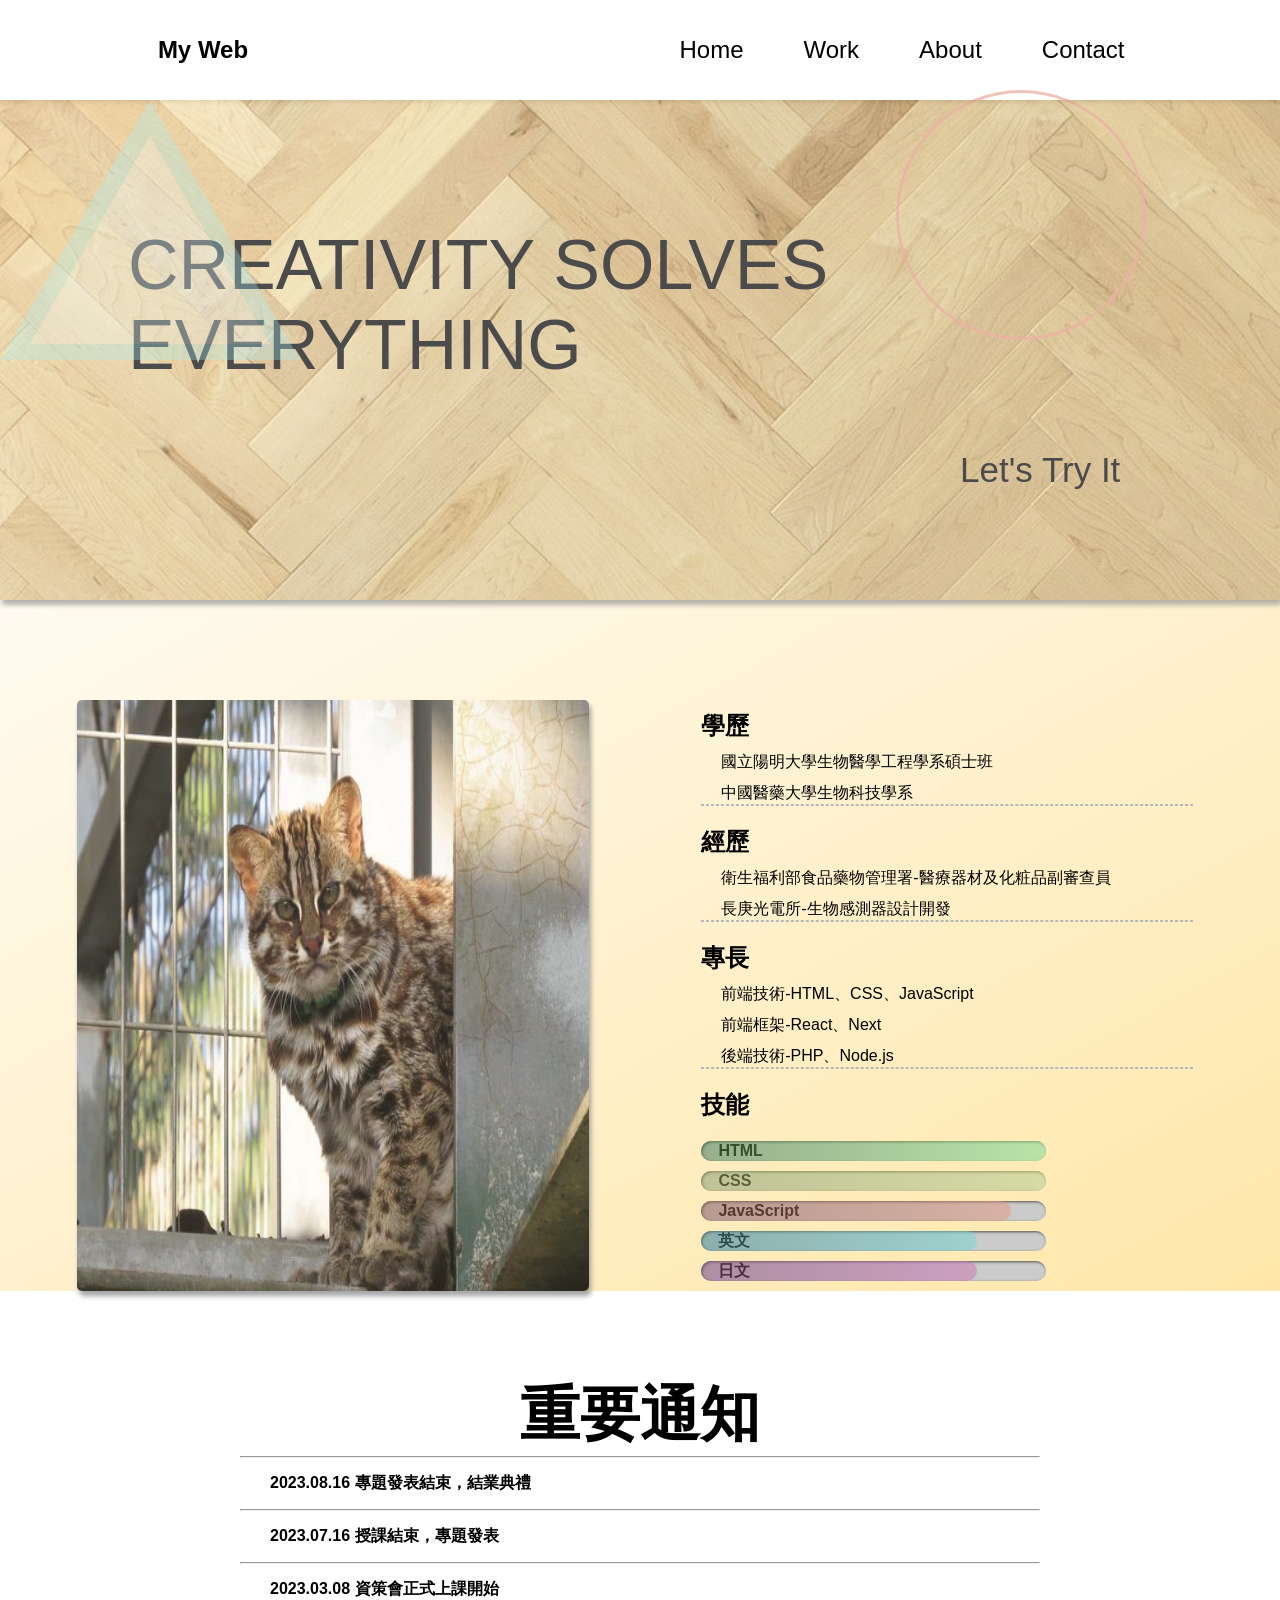
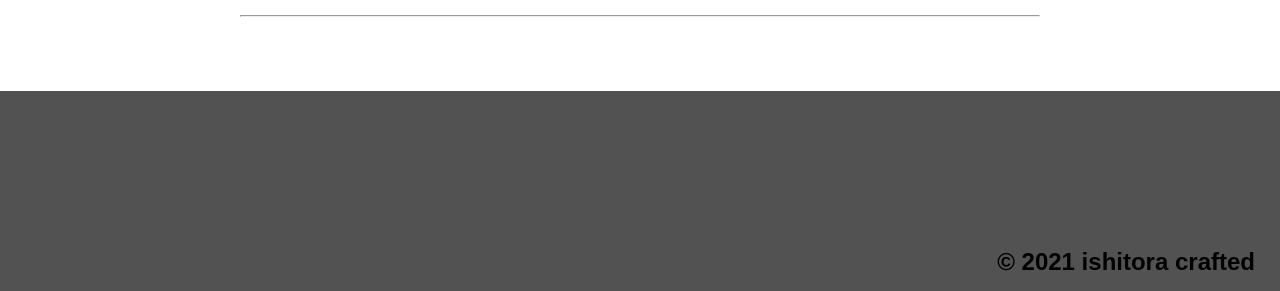
<file: index.html>
<!DOCTYPE html>
<html lang="en">
  <head>
    <meta charset="UTF-8" />
    <meta http-equiv="X-UA-Compatible" content="IE=edge" />
    <meta name="viewport" content="width=device-width, initial-scale=1.0" />
    <title>My CV</title>
    <link rel="stylesheet" href="CSS/style.css" />
  </head>

  <body>
    <header class="banner">
      <nav class="Myweb">
        <h2>My Web</h2>
      </nav>
      <nav class="list-container">
        <ul class="list">
          <li>Home</li>
          <li>Work</li>
          <li>About</li>
          <li>Contact</li>
        </ul>
      </nav>
    </header>
    <article class="container01">
      <div class="word01">
        <p>CREATIVITY SOLVES EVERYTHING</p>
      </div>
      <div class="word02">
        <p>Let's Try It</p>
      </div>
      <div class="circle02"></div>
      <div class="circle01"></div>
      <div class="triangle">
        <div class="triangle01">
          <div class="triangle02"></div>
        </div>
      </div>
    </article>
    <article class="container02">
      <div class="photo-box">
        <img class="photo" src="images/ishitora.jpg" alt="" />
      </div>
      <aside class="about-box">
        <ul class="about1">
          <h2>學歷</h2>
          <li>國立陽明大學生物醫學工程學系碩士班</li>
          <li>中國醫藥大學生物科技學系</li>
          <hr />
        </ul>
        <ul class="about2">
          <h2>經歷</h2>
          <li>衛生福利部食品藥物管理署-醫療器材及化粧品副審查員</li>
          <li>長庚光電所-生物感測器設計開發</li>
          <hr />
        </ul>
        <ul class="about3">
          <h2>專長</h2>
          <li>前端技術-HTML、CSS、JavaScript</li>
          <li>前端框架-React、Next</li>
          <li>後端技術-PHP、Node.js</li>
          <hr />
        </ul>
        <div class="about4">
          <h2>技能</h2>
          <div class="bar1">
            <div class="bar-out1">
              <li>HTML</li>
            </div>
            <div class="bar-in1">
              <li></li>
            </div>
          </div>
          <div class="bar2">
            <div class="bar-out2">
              <li>CSS</li>
            </div>
            <div class="bar-in2">
              <li></li>
            </div>
          </div>
          <div class="bar3">
            <div class="bar-out3">
              <li>JavaScript</li>
            </div>
            <div class="bar-in3">
              <li></li>
            </div>
          </div>
          <div class="bar4">
            <div class="bar-out4">
              <li>英文</li>
            </div>
            <div class="bar-in4">
              <li></li>
            </div>
          </div>
          <div class="bar5">
            <div class="bar-out5">
              <li>日文</li>
            </div>
            <div class="bar-in5">
              <li></li>
            </div>
          </div>
        </div>
      </aside>
    </article>
    <footer class="footer1">
      <div class="info">
        <h2>重要通知</h2>
      </div>
      <div class="news">
        <ul>
          <hr />
          <li>2023.08.16 專題發表結束，結業典禮</li>
          <hr />
          <li>2023.07.16 授課結束，專題發表</li>
          <hr />
          <li>2023.03.08 資策會正式上課開始</li>
          <hr />
        </ul>
      </div>
    </footer>
    <footer class="footer2">
      <div class="warrant">
        <h2>© 2021 ishitora crafted</h2>
      </div>
    </footer>
  </body>
</html>
</file>
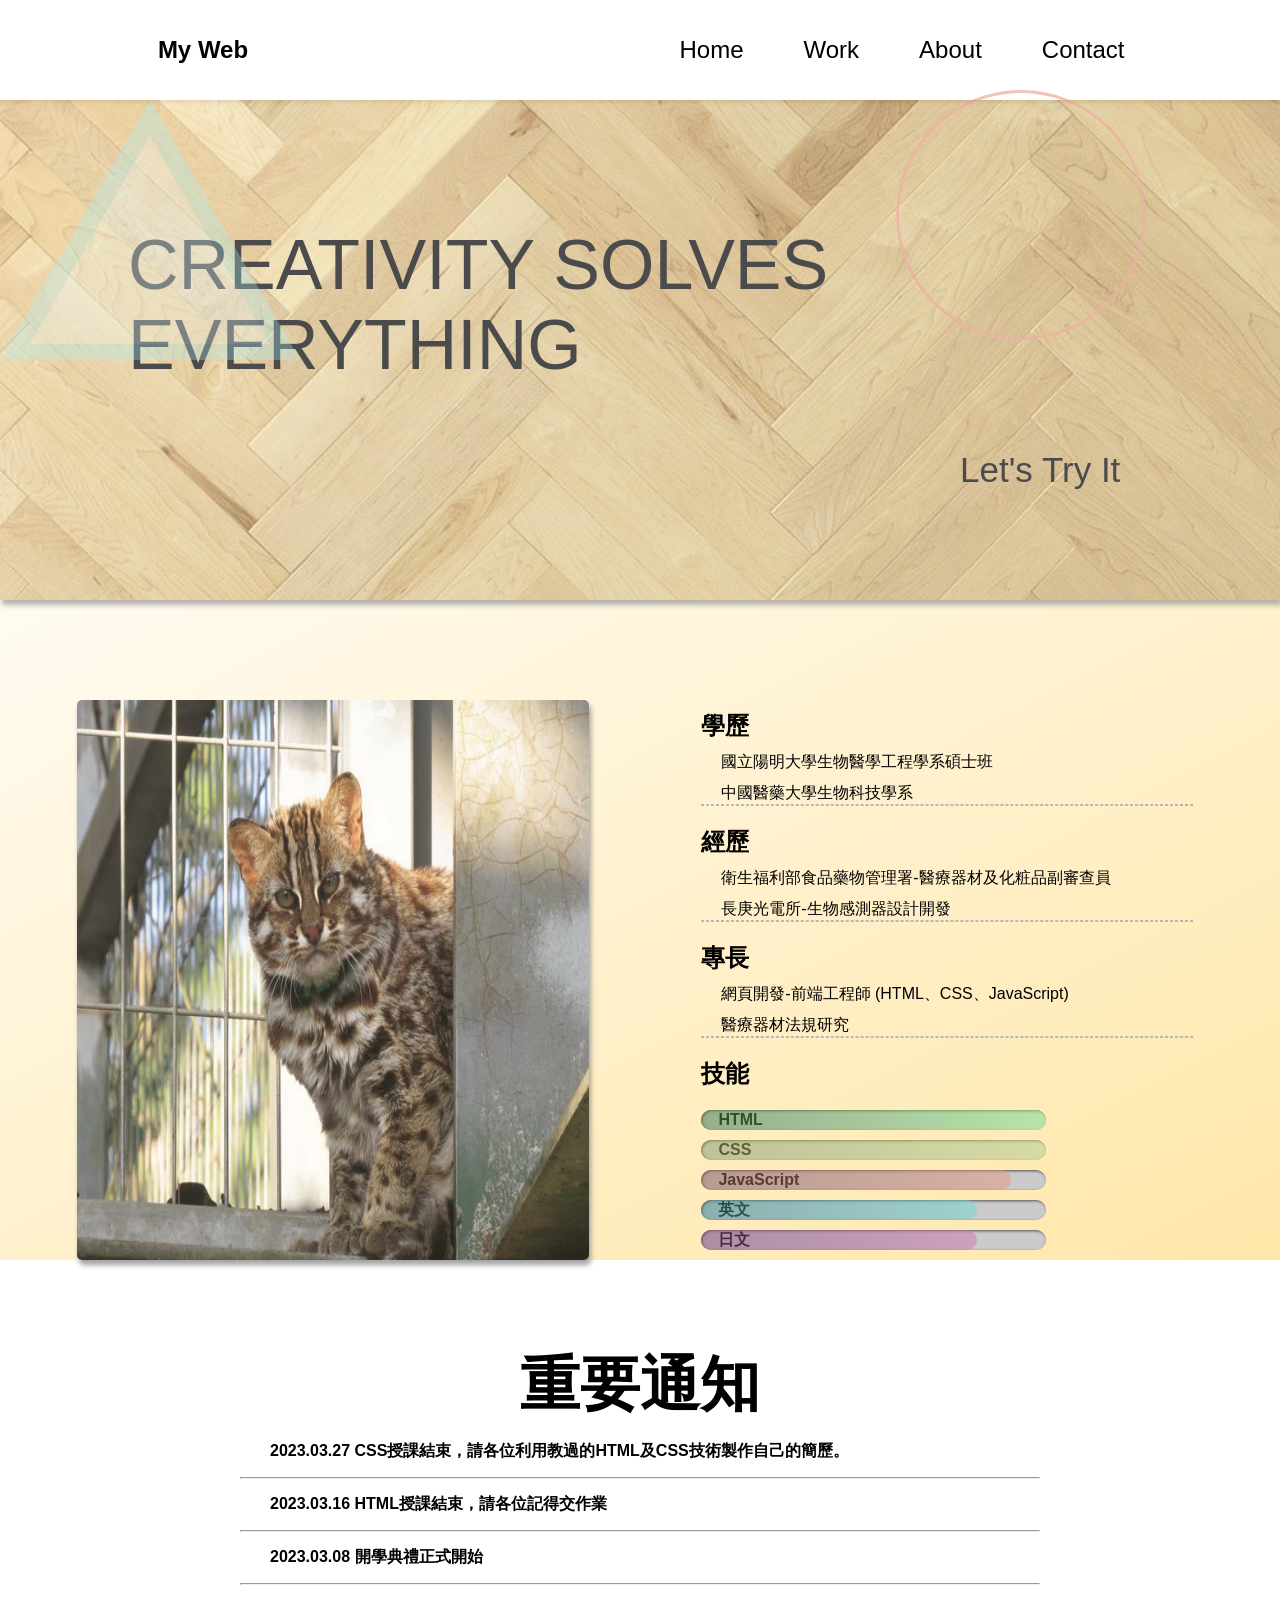
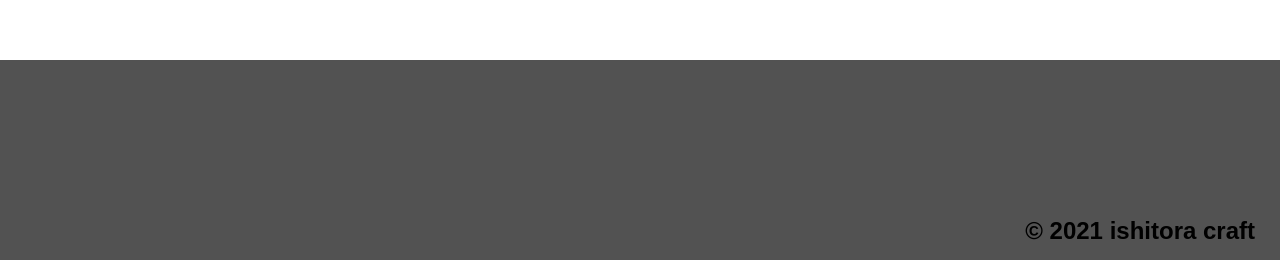
<file: CV.html>
<!DOCTYPE html>
<html lang="en">

<head>
    <meta charset="UTF-8">
    <meta http-equiv="X-UA-Compatible" content="IE=edge">
    <meta name="viewport" content="width=device-width, initial-scale=1.0">
    <title>My CV</title>
    <link rel="stylesheet" href="CSS/style.css">
</head>

<body>
    <header class="banner">
        <nav class="Myweb">
            <h2>My Web</h2>
        </nav>
        <nav class="list-container">
            <ul class="list">
                <li>Home</li>
                <li>Work</li>
                <li>About</li>
                <li>Contact</li>
            </ul>
        </nav>
    </header>
    <article class="container01">
        <div class="word01">
            <p>CREATIVITY SOLVES EVERYTHING</p>
        </div>
        <div class="word02">
            <p>Let's Try It</p>
        </div>
        <div class="circle02"></div>
        <div class="circle01"></div>
        <div class="triangle">
            <div class="triangle01">
                <div class="triangle02"></div>
            </div>
        </div>
    </article>
    <article class="container02">
        <div class="photo-box">
            <img class="photo" src="images/ishitora.jpg" alt="">
        </div>
        <aside class="about-box">
            <ul class="about1">
                <h2>學歷</h2>
                <li>國立陽明大學生物醫學工程學系碩士班</li>
                <li>中國醫藥大學生物科技學系</li>
                <hr>
            </ul>
            <ul class="about2">
                <h2>經歷</h2>
                <li>衛生福利部食品藥物管理署-醫療器材及化粧品副審查員</li>
                <li>長庚光電所-生物感測器設計開發</li>
                <hr>
            </ul>
            <ul class="about3">
                <h2>專長</h2>
                <li>網頁開發-前端工程師 (HTML、CSS、JavaScript)</li>
                <li>醫療器材法規研究</li>
                <hr>
            </ul>
            <div class="about4">
                <h2>技能</h2>
                <div class="bar1">
                    <div class="bar-out1">
                        <li>HTML</li>
                    </div>
                    <div class="bar-in1">
                        <li></li>
                    </div>
                </div>
                <div class="bar2">
                    <div class="bar-out2">
                        <li>CSS</li>
                    </div>
                    <div class="bar-in2">
                        <li></li>
                    </div>
                </div>
                <div class="bar3">
                    <div class="bar-out3">
                        <li>JavaScript</li>
                    </div>
                    <div class="bar-in3">
                        <li></li>
                    </div>
                </div>
                <div class="bar4">
                    <div class="bar-out4">
                        <li>英文</li>
                    </div>
                    <div class="bar-in4">
                        <li></li>
                    </div>
                </div>
                <div class="bar5">
                    <div class="bar-out5">
                        <li>日文</li>
                    </div>
                    <div class="bar-in5">
                        <li></li>
                    </div>
                </div>
            </div>
        </aside>
    </article>
    <footer class="footer1">
        <div class="info">
            <h2>
                重要通知
            </h2>
        </div>
        <div class="news">
            <ul>
                <li>2023.03.27 CSS授課結束，請各位利用教過的HTML及CSS技術製作自己的簡歷。</li>
                <hr>
                <li>2023.03.16 HTML授課結束，請各位記得交作業</li>
                <hr>
                <li>2023.03.08 開學典禮正式開始</li>
                <hr>
            </ul>
        </div>
    </footer>
    <footer class="footer2">
        <div class="warrant">
            <h2>
                © 2021 ishitora craft
            </h2>
        </div>
    </footer>
</body>

</html>
</file>
<file: CSS/style.css>
* {
    margin: 0;
    padding: 0;
    box-sizing: border-box;
    font-family: Arial, Helvetica, sans-serif;

}

.banner {
    width: 100%;
    height: 100px;
    display: flex;
    justify-content: space-between;
    margin: auto;
    background-color: rgb(255, 255, 255);
    box-shadow: 2px 2px 5px rgb(185, 185, 185);
    z-index: 3;
}

.Myweb {
    width: 150px;
    height: 100%;
    display: flex;
    justify-content: center;
    align-items: center;
    transition: 0.3s;
    margin-left: 10%;
}

.Myweb:hover {
    transition: 1s;
    background-color: rgb(206, 228, 254);
}

.list-container {
    width: 500px;
    height: 100%;
    display: flex;
    justify-content: center;
    align-items: center;
    height: 100%;
    margin-right: 10%;
}

.list {
    display: flex;
}

.list li {
    list-style-type: none;
    padding: 0 30px;
    font-size: 24px;
    line-height: 100px;
    transition: 0.3s;

}

.list li:hover {
    transition: 1s;
    background-color: rgb(206, 228, 254);
}



.container01 {
    width: 100%;
    height: 500px;
    background-color: rgb(164, 159, 159);
    display: flex;
    background-image: url(../images/banner.png);
    opacity: 0.7;
    z-index: 4;
    box-shadow: 2px 5px 5px #969696;
}

.word01 {
    font-size: 70px;
    position: absolute;
    top: 25%;
    left: 10%;
}

.word02 {
    font-size: 35px;
    position: absolute;
    top: 50%;
    left: 75%;
}

.circle01 {
    z-index: 2;
    width: 250px;
    height: 250px;
    border: 3px solid rgb(255, 88, 88);
    border-radius: 50%;
    position: absolute;
    left: 70%;
    top: 10%;
    transform-style: preserve-3d;
    animation: circle01 7s infinite ease-in-out;
    opacity: 0.5;

}

@keyframes circle01 {
    0% {
        position: absolute;
        left: 70%;
        top: 20%;
    }

    50% {
        position: absolute;
        left: 80%;
        top: 10%;
    }

    100% {
        position: absolute;
        left: 70%;
        top: 20%;
    }
}

.circle02 {
    z-index: 2;
    width: 250px;
    height: 250px;
    border: 3px solid rgb(181, 255, 197);
    border-radius: 50%;
    position: absolute;
    left: 70%;
    top: 10%;
    transform-style: preserve-3d;
    animation: circle02 15s infinite ease-in-out;
    opacity: 0.5;

}

@keyframes circle02 {
    0% {
        position: absolute;
        left: 80%;
        top: 60%;
    }

    33% {
        position: absolute;
        left: 55%;
        top: 60%;
    }

    66% {
        position: absolute;
        left: 75%;
        top: 50%;
    }

    100% {
        position: absolute;
        left: 80%;
        top: 60%;
    }
}

.triangle {
    display: flex;
    flex-direction: column;
    flex-wrap: wrap;
    align-items: center;
}

.triangle01 {
    width: 0;
    height: 0;
    border-style: solid;
    border-width: 0px 150px 260px 150px;
    border-color: transparent transparent #82ecf8 transparent;
    position: relative;
    opacity: 0.3;
    transform-style: preserve-3d;
    animation: spin 30s infinite linear;
}

.triangle02 {
    width: 0;
    height: 0;
    border-style: solid;
    border-width: 0px 120px 208px 120px;
    border-color: transparent transparent #ffffff transparent;
    position: absolute;
    left: -120px;
    top: 36px;
    opacity: 0.8;
}

@keyframes spin {
    from {
        transform: rotateZ(0deg);
    }

    to {
        transform: rotateZ(360deg);
    }
}



.container02 {
    width: 100%;
    height: auto;
    display: flex;
    justify-content: space-between;
    padding-top: 100px;
    background-image: linear-gradient(to bottom right, #fffbf1, #ffe7a9);
}

.photo-box {
    width: 40%;
    margin-left: 6%;
    opacity: 0.9;
}

.photo {
    width: 100%;
    height: 100%;
    transition: 1s;
    box-shadow: 2px 5px 5px #969696;
    border-radius: 5px;
    opacity: 0.95;
}

.photo:hover {
    transition: 1s;
    transform: scale(1.1);
}

.about-box {
    width: 40%;
    margin-right: 6%;
}

.about1,
.about2,
.about3,
.about4 {
    list-style-type: none;
    padding: 10px;
}

.about1 li,
.about2 li,
.about3 li {
    padding: 10px 0 0 20px;
}

.about1 hr,
.about2 hr,
.about3 hr {
    border-style: dashed;
    border-color: rgb(182, 183, 184);
}

.about4 div {
    margin: 10px 0 10px 0;
    display: flex;
}

.bar1,
.bar2,
.bar3,
.bar4,
.bar5 {
    height: 20px;
    width: 70%;
    display: flex;
    position: relative;
    margin: 0 0 20px 0;

}

.bar-out1 li,
.bar-out2 li,
.bar-out3 li,
.bar-out4 li,
.bar-out5 li {
    font-family: Arial, Helvetica, sans-serif;
    font-weight: bold;
}


.bar-out1,
.bar-out2,
.bar-out3,
.bar-out4,
.bar-out5 {
    height: 100%;
    width: 100%;
    background-color: #cbcbcb;
    box-shadow: 1px 1px 3px #544f4f inset;
    border-radius: 10px;
    font-size: 16px;
    line-height: 10px;
    display: flex;
    align-items: center;
    justify-content: start;
    padding-left: 5%;
    position: absolute;
}

.bar-in1 {
    height: 100%;
    width: 100%;
    background-image: linear-gradient(to right, rgb(98, 146, 79), rgb(167, 252, 134));
    border-radius: 10px;
    position: absolute;
    opacity: 0.5;
    transform-style: preserve-3d;
    animation: bar1 2s ease-in-out;
}

.bar-in2 {
    height: 100%;
    width: 100%;
    background-image: linear-gradient(to right, rgb(178, 186, 100), rgb(224, 235, 126));
    border-radius: 10px;
    position: absolute;
    opacity: 0.5;
    transform-style: preserve-3d;
    animation: bar2 2s ease-in-out;
}

.bar-in3 {
    height: 100%;
    width: 90%;
    background-image: linear-gradient(to right, rgb(164, 107, 88), rgb(228, 151, 125));
    border-radius: 10px;
    position: absolute;
    opacity: 0.5;
    transform-style: preserve-3d;
    animation: bar3 2s ease-in-out;
}

.bar-in4 {
    height: 100%;
    width: 80%;
    background-image: linear-gradient(to right, rgb(78, 147, 145), rgb(115, 215, 211));
    border-radius: 10px;
    position: absolute;
    opacity: 0.5;
    transform-style: preserve-3d;
    animation: bar4 2s ease-in-out;
}

.bar-in5 {
    height: 100%;
    width: 80%;
    background-image: linear-gradient(to right, rgb(142, 82, 125), rgb(205, 119, 181));
    border-radius: 10px;
    position: absolute;
    opacity: 0.5;
    transform-style: preserve-3d;
    animation: bar5 2s ease-in-out;
}

@keyframes bar1 {
    from {
        width: 0;
    }

    to {
        width: 100%;
    }
}

@keyframes bar2 {
    from {
        width: 0;
    }

    to {
        width: 100%;
    }
}

@keyframes bar3 {
    from {
        width: 0;
    }

    to {
        width: 90%;
    }
}

@keyframes bar4 {
    from {
        width: 0;
    }

    to {
        width: 80%;
    }
}

@keyframes bar5 {
    from {
        width: 0;
    }

    to {
        width: 80%;
    }
}

.footer1 {
    width: 100%;
    height: 400px;
    background-color: #ffffff;
    display: flex;
    flex-direction: column;
    justify-content: center;
    align-items: center;
}

.info {
    width: 100%;
    margin: 10px auto 0 auto;
    display: flex;
    justify-content: center;
    align-items: center;
    font-size: 40px;
    font-family: Arial, Helvetica, sans-serif;
    font-weight: bold;
}

.news {
    list-style-type: none;
    width: 100%;
    width: 800px;
    display: flex;
    align-items: center;

}

.news ul {
    width: 100%;
}

.news li {
    width: 100%;
    display: flex;
    align-items: center;
    margin: 15px 0;
    padding: 0 0 0 30px;
    font-family: Arial, Helvetica, sans-serif;
    font-weight: bold;
}

.news ul hr {
    width: 100%;
}

.footer2 {
    width: 100%;
    height: 200px;
    background-color: #525252;
    display: flex;
    justify-content: end;
    align-items: end;
    padding: 0 25px 15px 0;
}
</file>
